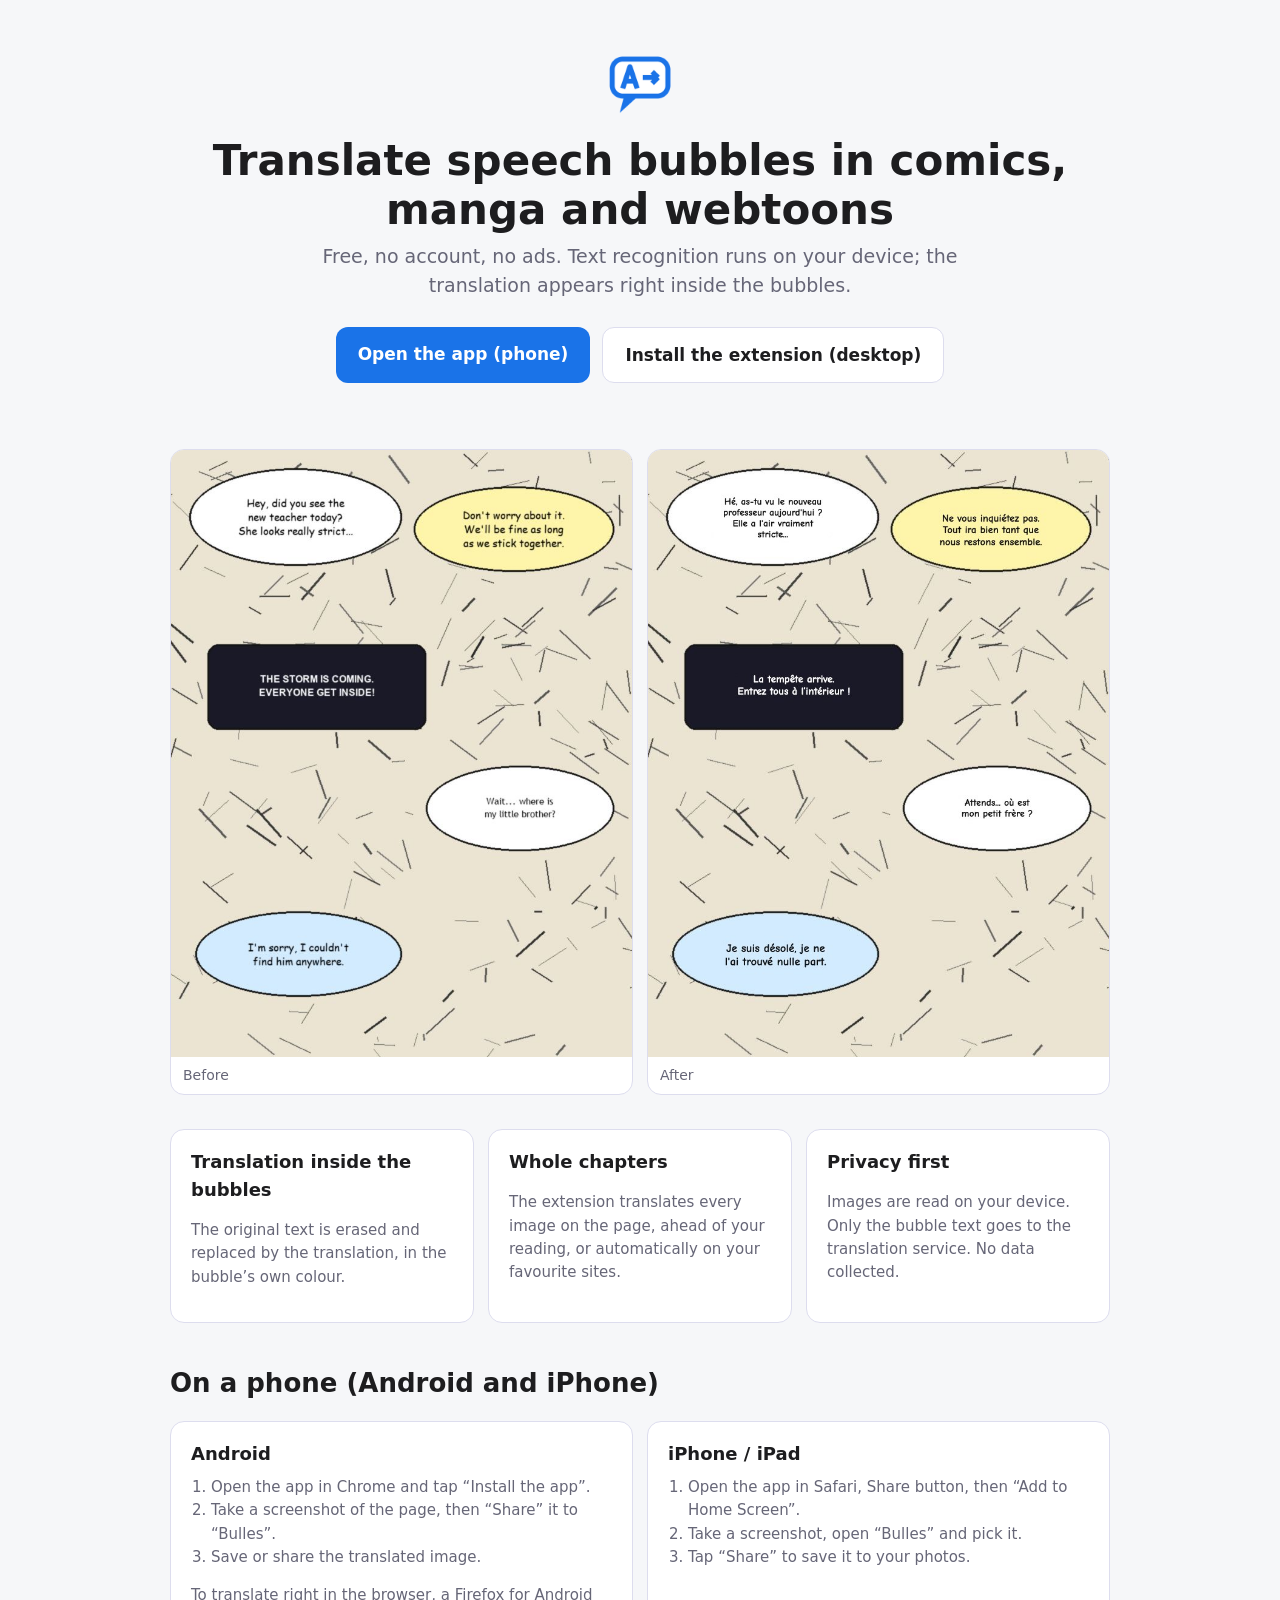
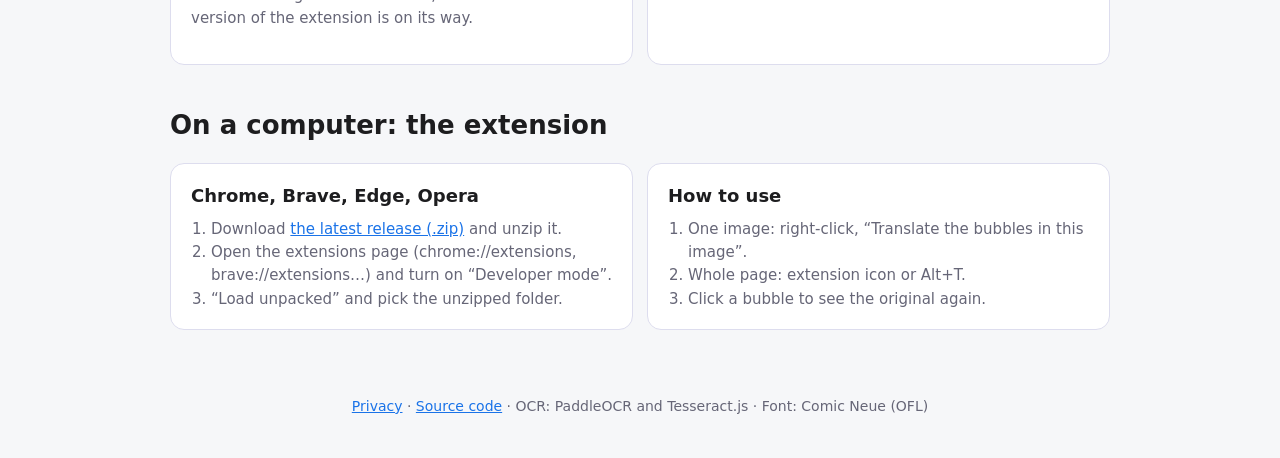
<file: index.html>
<!DOCTYPE html>
<html lang="fr">
<head>
<meta charset="utf-8">
<meta name="viewport" content="width=device-width, initial-scale=1">
<title>Traducteur de bulles : traduis BD, manga et webtoons gratuitement</title>
<meta name="description" content="Traduis gratuitement le texte des bulles de BD, manga et webtoons, sur ordinateur (extension) et sur téléphone (application web). Sans compte, sans pub.">
<meta property="og:title" content="Traducteur de bulles">
<meta property="og:description" content="Traduis gratuitement les bulles de BD, manga et webtoons. Ordinateur et téléphone.">
<meta property="og:image" content="https://no6b.github.io/traducteur-bulles/assets/demo-apres.jpg">
<link rel="icon" href="app/icon-192.png">
<style>
  :root { color-scheme: light dark; --accent: #1a73e8; --bg: #f6f7f9; --card: #fff; --text: #1d1d1f; --muted: #667; --line: #dde; }
  @media (prefers-color-scheme: dark) { :root { --bg: #121316; --card: #1d1f23; --text: #eceef1; --muted: #9aa; --line: #2e3137; } }
  * { box-sizing: border-box; }
  body { margin: 0; background: var(--bg); color: var(--text); font: 17px/1.55 system-ui, -apple-system, "Segoe UI", Roboto, sans-serif; }
  .wrap { max-width: 980px; margin: 0 auto; padding: 0 20px; }
  header { padding: 48px 0 24px; text-align: center; }
  header img { width: 72px; height: 72px; }
  h1 { font-size: clamp(28px, 5vw, 42px); margin: 10px 0 8px; line-height: 1.15; }
  .lead { color: var(--muted); font-size: 19px; max-width: 640px; margin: 0 auto; }
  .ctas { display: flex; gap: 12px; justify-content: center; flex-wrap: wrap; margin: 26px 0 8px; }
  .btn { display: inline-block; padding: 14px 22px; border-radius: 12px; font-weight: 600; text-decoration: none; }
  .btn.primary { background: var(--accent); color: #fff; }
  .btn.secondary { background: var(--card); color: var(--text); border: 1px solid var(--line); }
  .demo { display: grid; grid-template-columns: 1fr 1fr; gap: 14px; margin: 34px 0; }
  .demo figure { margin: 0; background: var(--card); border: 1px solid var(--line); border-radius: 14px; overflow: hidden; }
  .demo img { display: block; width: 100%; height: auto; }
  .demo figcaption { padding: 8px 12px; font-size: 14px; color: var(--muted); }
  @media (max-width: 620px) { .demo { grid-template-columns: 1fr; } }
  .grid { display: grid; grid-template-columns: repeat(auto-fit, minmax(260px, 1fr)); gap: 14px; margin: 18px 0 36px; }
  .card { background: var(--card); border: 1px solid var(--line); border-radius: 14px; padding: 18px 20px; }
  .card h3 { margin: 0 0 6px; font-size: 18px; }
  .card p, .card li { color: var(--muted); font-size: 15px; }
  .card ol { padding-left: 20px; margin: 8px 0 0; }
  h2 { font-size: 26px; margin: 40px 0 6px; }
  code { background: rgba(127,127,127,.15); padding: 1px 5px; border-radius: 5px; font-size: 14px; }
  footer { color: var(--muted); font-size: 14px; text-align: center; padding: 30px 0 40px; }
  footer a, .card a { color: var(--accent); }
</style>
</head>
<body>
<div class="wrap">
  <header>
    <img src="app/icon-192.png" alt="">
    <h1 data-t="h1">Traduis les bulles de BD, manga et webtoons</h1>
    <p class="lead" data-t="lead">Gratuit, sans compte et sans pub. La lecture du texte se fait sur ton appareil ; la traduction s'affiche directement dans les bulles.</p>
    <div class="ctas">
      <a class="btn primary" href="app/" data-t="ctaApp">Ouvrir l'application (téléphone)</a>
      <a class="btn secondary" href="#extension" data-t="ctaExt">Installer l'extension (ordinateur)</a>
    </div>
  </header>

  <section class="demo">
    <figure><img src="assets/demo-avant.jpg" alt="Page originale en anglais" loading="lazy"><figcaption data-t="before">Avant</figcaption></figure>
    <figure><img src="assets/demo-apres.jpg" alt="Même page traduite en français" loading="lazy"><figcaption data-t="after">Après</figcaption></figure>
  </section>

  <div class="grid">
    <div class="card"><h3 data-t="f1t">Traduction dans les bulles</h3><p data-t="f1">Le texte d'origine est effacé et remplacé par la traduction, à la couleur de la bulle.</p></div>
    <div class="card"><h3 data-t="f2t">Chapitres entiers</h3><p data-t="f2">L'extension traduit toutes les images de la page, en avance pendant que tu lis, ou automatiquement sur tes sites préférés.</p></div>
    <div class="card"><h3 data-t="f3t">Respect de la vie privée</h3><p data-t="f3">Les images sont lues sur ton appareil. Seul le texte des bulles part au service de traduction. Aucune donnée collectée.</p></div>
  </div>

  <h2 id="phone" data-t="phoneTitle">Sur téléphone (Android et iPhone)</h2>
  <div class="grid">
    <div class="card"><h3>Android</h3><ol>
      <li data-t="and1">Ouvre l'application avec Chrome et appuie sur « Installer l'application ».</li>
      <li data-t="and2">Fais une capture d'écran de la page à traduire, puis « Partager » vers « Bulles ».</li>
      <li data-t="and3">Enregistre ou partage l'image traduite.</li>
    </ol><p data-t="andFx">Pour traduire directement dans le navigateur, une version de l'extension pour Firefox Android est en préparation.</p></div>
    <div class="card"><h3>iPhone / iPad</h3><ol>
      <li data-t="ios1">Ouvre l'application dans Safari, bouton Partager, puis « Sur l'écran d'accueil ».</li>
      <li data-t="ios2">Fais une capture d'écran, ouvre « Bulles » et choisis la capture.</li>
      <li data-t="ios3">Appuie sur « Partager » pour l'enregistrer dans tes photos.</li>
    </ol></div>
  </div>

  <h2 id="extension" data-t="extTitle">Sur ordinateur : l'extension</h2>
  <div class="grid">
    <div class="card"><h3>Chrome, Brave, Edge, Opera</h3><ol>
      <li><span data-t="ext1">Télécharge le fichier</span> <a href="https://github.com/NO6B/traducteur-bulles/releases/latest" data-t="extZip">de la dernière version (.zip)</a><span data-t="ext1b"> et décompresse-le.</span></li>
      <li data-t="ext2">Ouvre la page des extensions (chrome://extensions, brave://extensions…) et active le « Mode développeur ».</li>
      <li data-t="ext3">« Charger l'extension non empaquetée » et choisis le dossier décompressé.</li>
    </ol></div>
    <div class="card"><h3 data-t="useTitle">Utilisation</h3><ol>
      <li data-t="use1">Une image : clic droit, « Traduire les bulles de cette image ».</li>
      <li data-t="use2">Toute la page : icône de l'extension ou Alt+T.</li>
      <li data-t="use3">Clique sur une bulle pour revoir l'original.</li>
    </ol></div>
  </div>

  <footer>
    <a href="privacy.html" data-t="privacy">Confidentialité</a> ·
    <a href="https://github.com/NO6B/traducteur-bulles" data-t="source">Code source</a> ·
    <span data-t="credits">OCR : PaddleOCR et Tesseract.js · Police : Comic Neue (OFL)</span>
  </footer>
</div>
<script>
// Version anglaise si le navigateur n'est pas en français.
if (!navigator.language.toLowerCase().startsWith('fr')) {
  const EN = {
    h1: 'Translate speech bubbles in comics, manga and webtoons',
    lead: 'Free, no account, no ads. Text recognition runs on your device; the translation appears right inside the bubbles.',
    ctaApp: 'Open the app (phone)', ctaExt: 'Install the extension (desktop)', before: 'Before', after: 'After',
    f1t: 'Translation inside the bubbles', f1: 'The original text is erased and replaced by the translation, in the bubble’s own colour.',
    f2t: 'Whole chapters', f2: 'The extension translates every image on the page, ahead of your reading, or automatically on your favourite sites.',
    f3t: 'Privacy first', f3: 'Images are read on your device. Only the bubble text goes to the translation service. No data collected.',
    phoneTitle: 'On a phone (Android and iPhone)',
    and1: 'Open the app in Chrome and tap “Install the app”.', and2: 'Take a screenshot of the page, then “Share” it to “Bulles”.',
    and3: 'Save or share the translated image.', andFx: 'To translate right in the browser, a Firefox for Android version of the extension is on its way.',
    ios1: 'Open the app in Safari, Share button, then “Add to Home Screen”.', ios2: 'Take a screenshot, open “Bulles” and pick it.',
    ios3: 'Tap “Share” to save it to your photos.',
    extTitle: 'On a computer: the extension', ext1: 'Download', extZip: 'the latest release (.zip)', ext1b: ' and unzip it.',
    ext2: 'Open the extensions page (chrome://extensions, brave://extensions…) and turn on “Developer mode”.',
    ext3: '“Load unpacked” and pick the unzipped folder.', useTitle: 'How to use',
    use1: 'One image: right-click, “Translate the bubbles in this image”.', use2: 'Whole page: extension icon or Alt+T.',
    use3: 'Click a bubble to see the original again.', privacy: 'Privacy', source: 'Source code',
    credits: 'OCR: PaddleOCR and Tesseract.js · Font: Comic Neue (OFL)',
  };
  document.documentElement.lang = 'en';
  document.title = 'Bubble Translator: translate comics, manga and webtoons for free';
  for (const el of document.querySelectorAll('[data-t]')) if (EN[el.dataset.t]) el.textContent = EN[el.dataset.t];
}
</script>
</body>
</html>
</file>
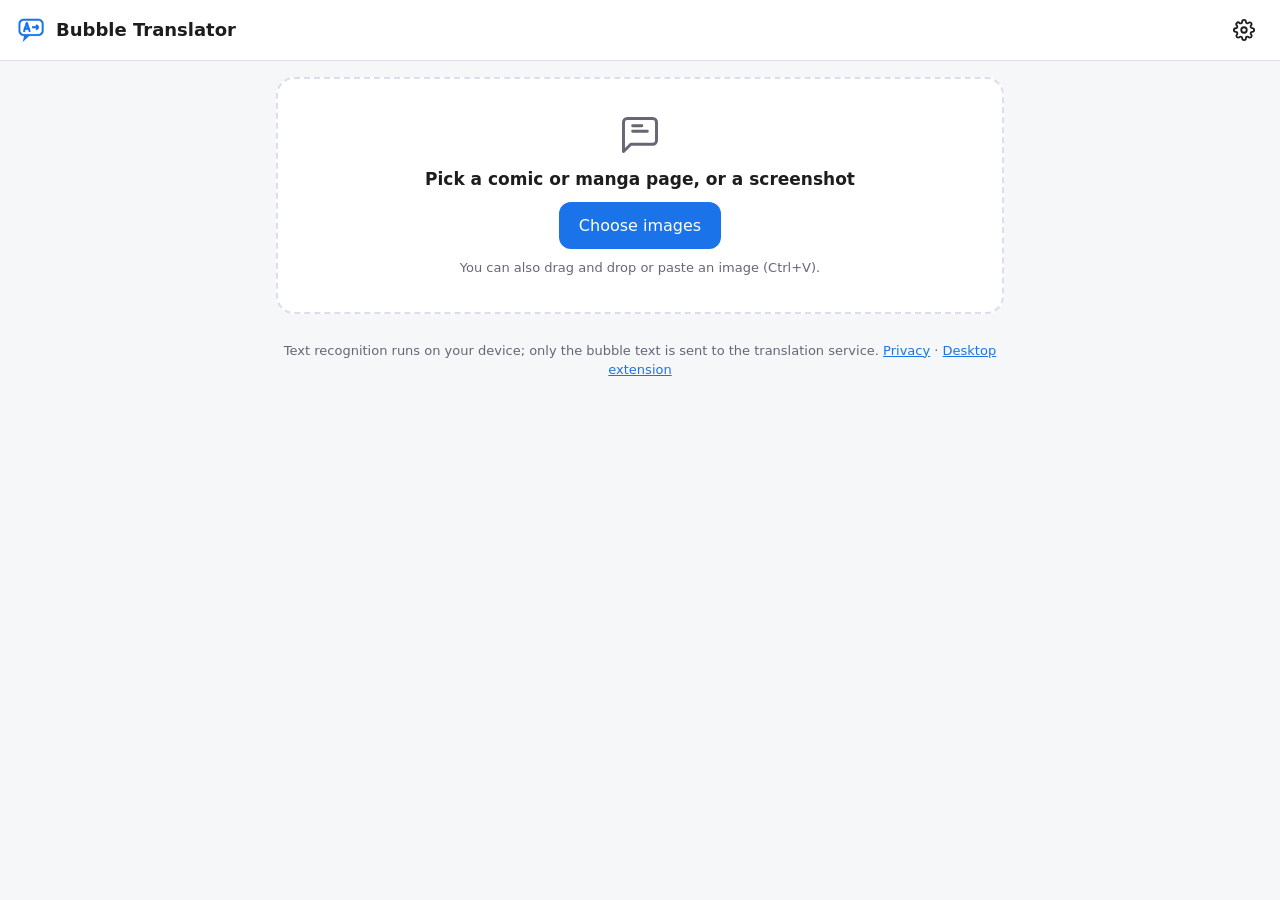
<file: app/index.html>
<!DOCTYPE html>
<html lang="fr">
<head>
<meta charset="utf-8">
<meta name="viewport" content="width=device-width, initial-scale=1, viewport-fit=cover">
<title>Traducteur de bulles</title>
<meta name="description" content="Traduis gratuitement le texte des bulles de BD, manga et webtoons à partir d'une image ou d'une capture d'écran.">
<meta name="theme-color" content="#1a73e8">
<link rel="manifest" href="manifest.webmanifest">
<link rel="icon" href="icon-192.png">
<link rel="apple-touch-icon" href="icon-192.png">
<meta name="apple-mobile-web-app-capable" content="yes">
<meta name="apple-mobile-web-app-title" content="Bulles">
<link rel="stylesheet" href="app.css">
</head>
<body>
<header>
  <img src="icon-192.png" alt="" class="logo">
  <h1 data-t="title">Traducteur de bulles</h1>
  <button id="settingsBtn" class="icon-btn" aria-label="Réglages" data-t-aria="settings">
    <svg viewBox="0 0 24 24" width="22" height="22" fill="none" stroke="currentColor" stroke-width="2" stroke-linecap="round" stroke-linejoin="round"><circle cx="12" cy="12" r="3"/><path d="M19.4 15a1.65 1.65 0 0 0 .33 1.82l.06.06a2 2 0 1 1-2.83 2.83l-.06-.06a1.65 1.65 0 0 0-1.82-.33 1.65 1.65 0 0 0-1 1.51V21a2 2 0 1 1-4 0v-.09A1.65 1.65 0 0 0 9 19.4a1.65 1.65 0 0 0-1.82.33l-.06.06a2 2 0 1 1-2.83-2.83l.06-.06a1.65 1.65 0 0 0 .33-1.82 1.65 1.65 0 0 0-1.51-1H3a2 2 0 1 1 0-4h.09A1.65 1.65 0 0 0 4.6 9a1.65 1.65 0 0 0-.33-1.82l-.06-.06a2 2 0 1 1 2.83-2.83l.06.06a1.65 1.65 0 0 0 1.82.33H9a1.65 1.65 0 0 0 1-1.51V3a2 2 0 1 1 4 0v.09a1.65 1.65 0 0 0 1 1.51 1.65 1.65 0 0 0 1.82-.33l.06-.06a2 2 0 1 1 2.83 2.83l-.06.06a1.65 1.65 0 0 0-.33 1.82V9a1.65 1.65 0 0 0 1.51 1H21a2 2 0 1 1 0 4h-.09a1.65 1.65 0 0 0-1.51 1z"/></svg>
  </button>
</header>

<main>
  <section id="settings" hidden>
    <label><span data-t="ocrLang">Langue du texte dans l'image</span>
      <select id="ocrLang">
        <option value="eng" data-t="langEng">Anglais</option>
        <option value="jpn_vert" data-t="langJpnVert">Japonais (vertical, manga)</option>
        <option value="jpn" data-t="langJpn">Japonais (horizontal)</option>
        <option value="kor" data-t="langKor">Coréen (webtoon)</option>
        <option value="chi_sim" data-t="langChiSim">Chinois simplifié (manhua)</option>
        <option value="chi_tra" data-t="langChiTra">Chinois traditionnel</option>
        <option value="fra" data-t="langFra">Français</option>
        <option value="spa" data-t="langSpa">Espagnol</option>
        <option value="deu" data-t="langDeu">Allemand</option>
        <option value="ita" data-t="langIta">Italien</option>
        <option value="por" data-t="langPor">Portugais</option>
        <option value="rus" data-t="langRus">Russe</option>
      </select>
    </label>
    <label><span data-t="target">Traduire en</span>
      <select id="targetLang">
        <option value="fr" data-t="tgtFr">Français</option>
        <option value="en" data-t="tgtEn">Anglais</option>
        <option value="es" data-t="tgtEs">Espagnol</option>
        <option value="de" data-t="tgtDe">Allemand</option>
        <option value="it" data-t="tgtIt">Italien</option>
        <option value="pt" data-t="tgtPt">Portugais</option>
        <option value="ar" data-t="tgtAr">Arabe</option>
        <option value="ru" data-t="tgtRu">Russe</option>
        <option value="tr" data-t="tgtTr">Turc</option>
        <option value="id" data-t="tgtId">Indonésien</option>
        <option value="vi" data-t="tgtVi">Vietnamien</option>
        <option value="ja" data-t="tgtJa">Japonais</option>
        <option value="ko" data-t="tgtKo">Coréen</option>
      </select>
    </label>
    <label><span data-t="ocrEngine">Moteur de lecture</span>
      <select id="ocrEngine">
        <option value="paddle" data-t="ocrPaddle">PaddleOCR (recommandé)</option>
        <option value="tesseract" data-t="ocrTesseract">Tesseract (plus léger)</option>
      </select>
    </label>
    <label><span data-t="precision">Précision de lecture</span>
      <select id="precise">
        <option value="true" data-t="precPrecise">Précise (recommandé)</option>
        <option value="false" data-t="precFast">Rapide</option>
      </select>
    </label>
    <label><span data-t="engine">Service de traduction (gratuit)</span>
      <select id="engine">
        <option value="google">Google Traduction</option>
        <option value="mymemory">MyMemory</option>
      </select>
    </label>
  </section>

  <section id="drop" class="drop">
    <svg viewBox="0 0 24 24" width="44" height="44" fill="none" stroke="currentColor" stroke-width="1.6" stroke-linecap="round" stroke-linejoin="round"><path d="M21 15a2 2 0 0 1-2 2H7l-4 4V5a2 2 0 0 1 2-2h14a2 2 0 0 1 2 2z"/><path d="M8 10h8M8 7h5"/></svg>
    <p class="big" data-t="dropTitle">Choisis une page de BD, de manga ou une capture d'écran</p>
    <label class="btn primary">
      <input id="file" type="file" accept="image/*" multiple hidden>
      <span data-t="pick">Choisir des images</span>
    </label>
    <p class="hint" data-t="dropHint">Tu peux aussi glisser-déposer ou coller une image (Ctrl+V).</p>
  </section>

  <div id="toolbar" hidden>
    <button id="saveAll" class="btn secondary" data-t="saveAll">Tout enregistrer</button>
    <button id="clearAll" class="btn secondary" data-t="clearAll">Tout effacer</button>
  </div>
  <section id="list"></section>

  <section id="install" class="note" hidden>
    <p id="installText"></p>
    <button id="installBtn" class="btn primary" hidden data-t="install">Installer l'application</button>
  </section>

  <p class="foot">
    <span data-t="privacy">La lecture du texte se fait sur ton appareil ; seul le texte des bulles est envoyé au service de traduction.</span>
    <a href="../privacy.html" data-t="privacyLink">Confidentialité</a> ·
    <a href="../" data-t="home">Extension pour ordinateur</a>
  </p>
</main>

<template id="card">
  <article class="card">
    <div class="frame"><canvas></canvas><div class="badge"></div>
      <button class="icon-btn remove" aria-label="Retirer">
        <svg viewBox="0 0 24 24" width="18" height="18" fill="none" stroke="currentColor" stroke-width="2" stroke-linecap="round"><path d="M18 6 6 18M6 6l12 12"/></svg>
      </button>
    </div>
    <div class="row">
      <span class="status"></span>
      <button class="btn small secondary toggle" hidden></button>
      <button class="btn small primary save" hidden></button>
      <button class="btn small secondary retry" hidden></button>
    </div>
  </article>
</template>

<script src="../lib/tesseract.min.js"></script>
<script src="../lib/ort/ort.wasm.min.js"></script>
<script src="../engine/ocr.js"></script>
<script src="../engine/paddle.js"></script>
<script src="../engine/router.js"></script>
<script src="../engine/translate.js"></script>
<script src="../engine/render.js"></script>
<script src="app.js"></script>
</body>
</html>
</file>
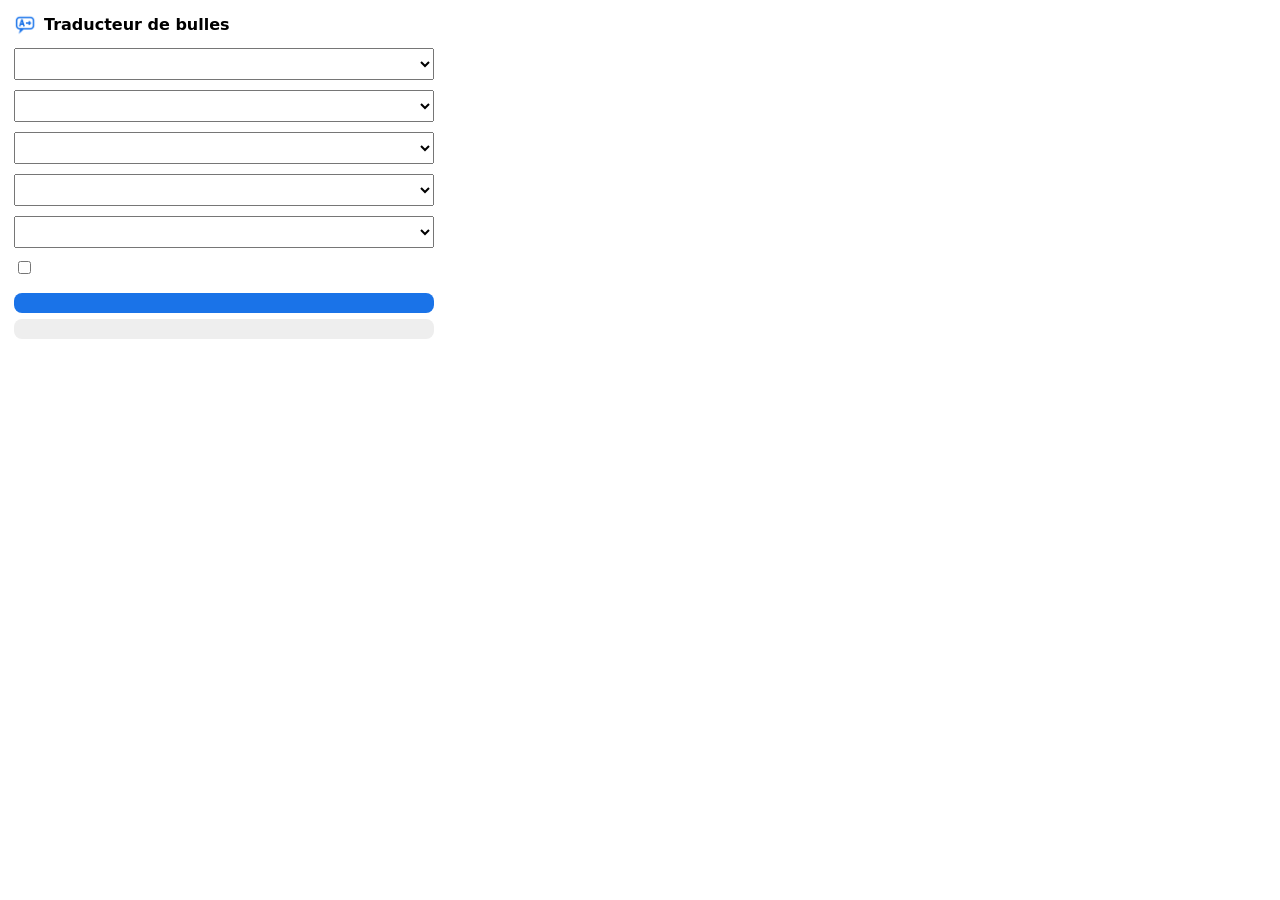
<file: popup.html>
<!DOCTYPE html>
<html>
<head>
<meta charset="utf-8">
<meta name="viewport" content="width=device-width, initial-scale=1">
<title>Traducteur de bulles</title>
<style>
  :root { color-scheme: light dark; --accent: #1a73e8; --muted: #666; --bg2: #eee; }
  @media (prefers-color-scheme: dark) { :root { --muted: #aaa; --bg2: #333; } }
  body { min-width: 290px; max-width: 420px; margin: 0; padding: 14px; font: 14px/1.4 system-ui, sans-serif; }
  h1 { font-size: 16px; margin: 0 0 12px; display: flex; align-items: center; gap: 8px; }
  h1 img { width: 22px; height: 22px; }
  label { display: block; margin: 0 0 10px; font-weight: 600; }
  select { display: block; width: 100%; margin-top: 4px; padding: 6px; font: inherit; font-weight: 400; }
  button { width: 100%; padding: 10px; margin-top: 6px; font: inherit; font-weight: 600; border: 0; border-radius: 8px; cursor: pointer; }
  .primary { background: var(--accent); color: #fff; }
  .secondary { background: var(--bg2); color: inherit; }
  #grant { background: #d93025; color: #fff; }
  p { margin: 12px 0 0; color: var(--muted); font-size: 12px; }
  #msg { color: #d93025; }
  label.check { display: flex; gap: 8px; align-items: center; font-weight: 400; }
  #host { font-weight: 600; word-break: break-all; }
  a { color: var(--accent); cursor: pointer; }
</style>
</head>
<body>
  <h1><img src="icons/icon48.png" alt=""><span data-i18n="extName">Traducteur de bulles</span></h1>
  <button id="grant" hidden data-i18n="popupGrant"></button>
  <label><span data-i18n="popupOcrLang"></span>
    <select id="ocrLang">
      <option value="auto" data-i18n="langAuto"></option>
      <option value="eng" data-i18n="langEng"></option>
      <option value="jpn_vert" data-i18n="langJpnVert"></option>
      <option value="jpn" data-i18n="langJpn"></option>
      <option value="kor" data-i18n="langKor"></option>
      <option value="chi_sim" data-i18n="langChiSim"></option>
      <option value="chi_tra" data-i18n="langChiTra"></option>
      <option value="fra" data-i18n="langFra"></option>
      <option value="spa" data-i18n="langSpa"></option>
      <option value="deu" data-i18n="langDeu"></option>
      <option value="ita" data-i18n="langIta"></option>
      <option value="por" data-i18n="langPor"></option>
      <option value="rus" data-i18n="langRus"></option>
    </select>
  </label>
  <label><span data-i18n="popupTarget"></span>
    <select id="targetLang">
      <option value="fr" data-i18n="tgtFr"></option>
      <option value="en" data-i18n="tgtEn"></option>
      <option value="es" data-i18n="tgtEs"></option>
      <option value="de" data-i18n="tgtDe"></option>
      <option value="it" data-i18n="tgtIt"></option>
      <option value="pt" data-i18n="tgtPt"></option>
      <option value="ar" data-i18n="tgtAr"></option>
      <option value="ru" data-i18n="tgtRu"></option>
      <option value="tr" data-i18n="tgtTr"></option>
      <option value="id" data-i18n="tgtId"></option>
      <option value="vi" data-i18n="tgtVi"></option>
      <option value="ja" data-i18n="tgtJa"></option>
      <option value="ko" data-i18n="tgtKo"></option>
    </select>
  </label>
  <label><span data-i18n="popupEngine"></span>
    <select id="engine">
      <option value="google" data-i18n="engGoogle"></option>
      <option value="mymemory" data-i18n="engMyMemory"></option>
    </select>
  </label>
  <label><span data-i18n="popupOcrEngine"></span>
    <select id="ocrEngine">
      <option value="paddle" data-i18n="ocrPaddle"></option>
      <option value="tesseract" data-i18n="ocrTesseract"></option>
    </select>
  </label>
  <label><span data-i18n="popupPrecision"></span>
    <select id="precise">
      <option value="true" data-i18n="precPrecise"></option>
      <option value="false" data-i18n="precFast"></option>
    </select>
  </label>
  <label class="check"><input type="checkbox" id="autoSite">
    <span><span data-i18n="popupAutoSite"></span> <span id="host" data-i18n="popupThisSite"></span></span></label>
  <button id="page" class="primary" data-i18n="popupTranslatePage"></button>
  <button id="clear" class="secondary" data-i18n="popupClear"></button>
  <p id="msg"></p>
  <p data-i18n="popupHint"></p>
  <p><span data-i18n="popupHintCache"></span> <a id="clearCache" data-i18n="popupClearCache"></a></p>
  <p><a id="app" href="https://no6b.github.io/traducteur-bulles/app/" target="_blank" data-i18n="popupApp"></a></p>
  <script src="i18n.js"></script>
  <script src="popup.js"></script>
</body>
</html>
</file>
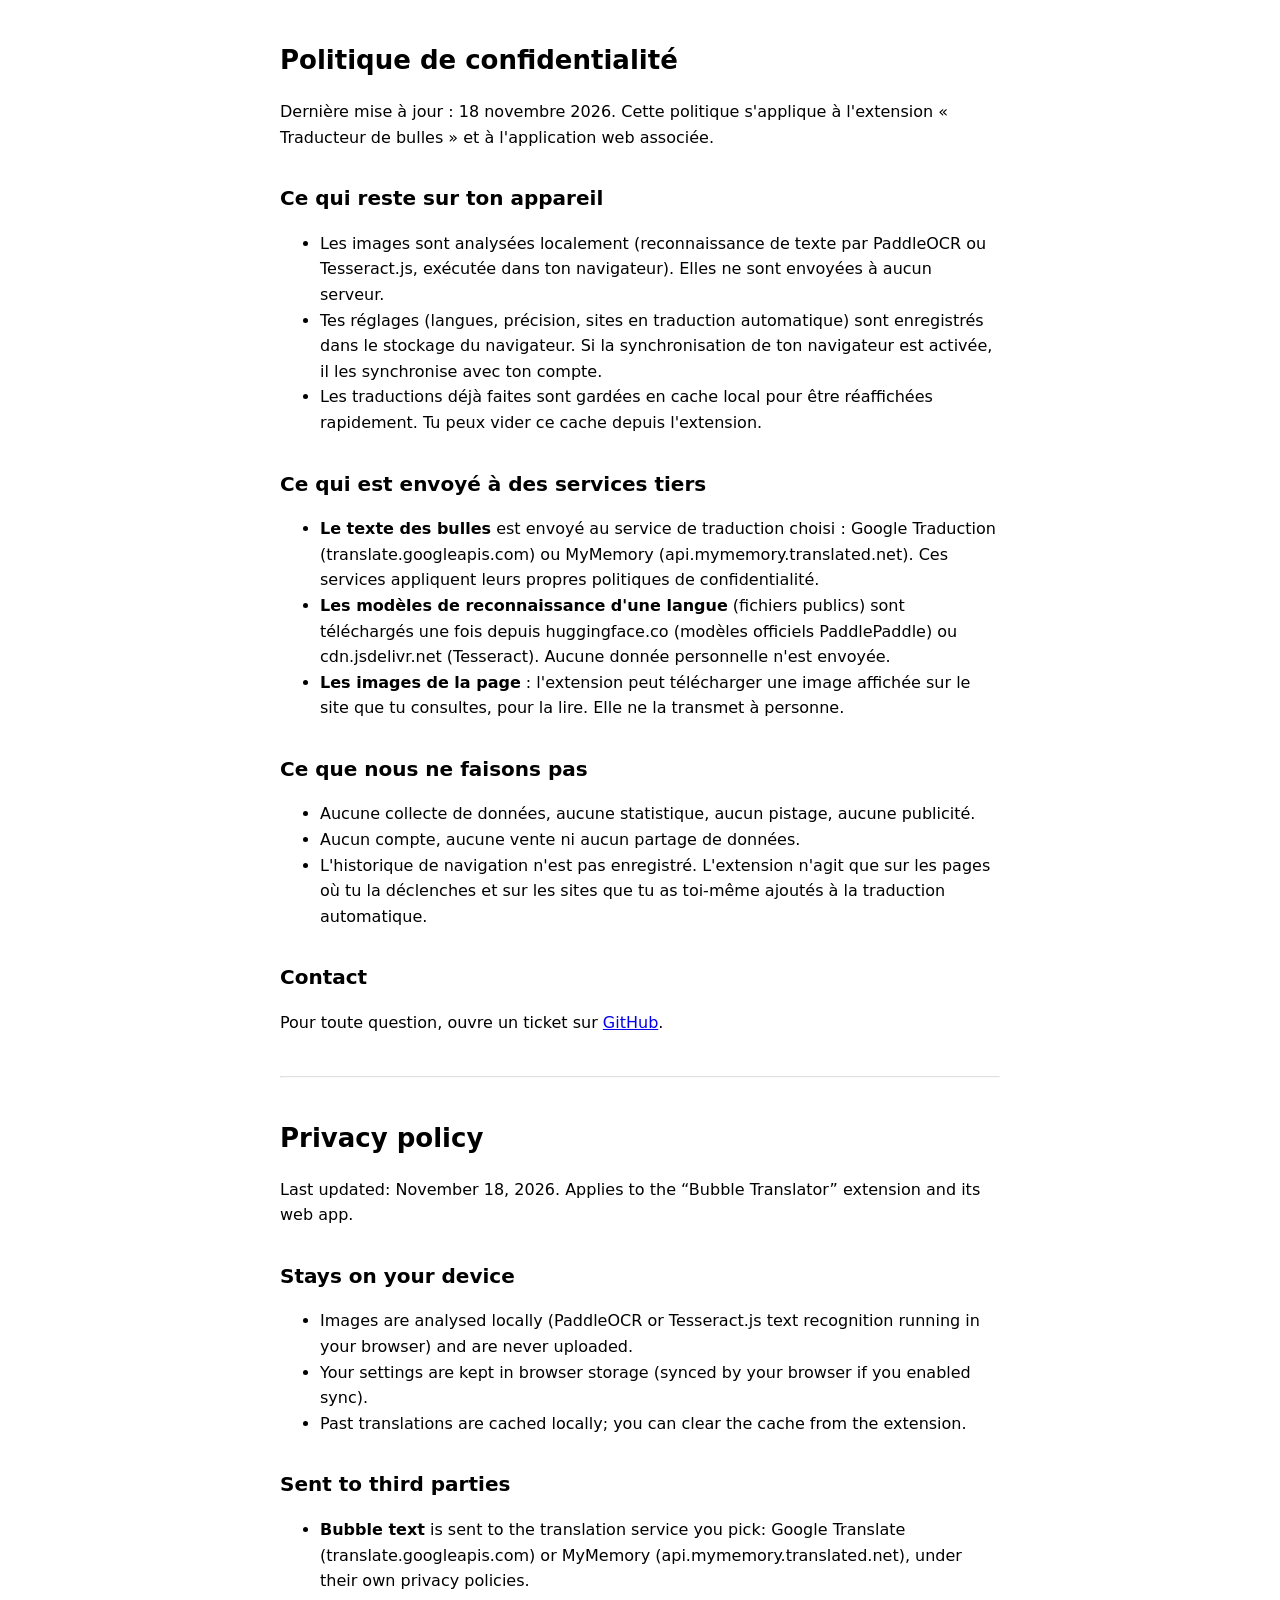
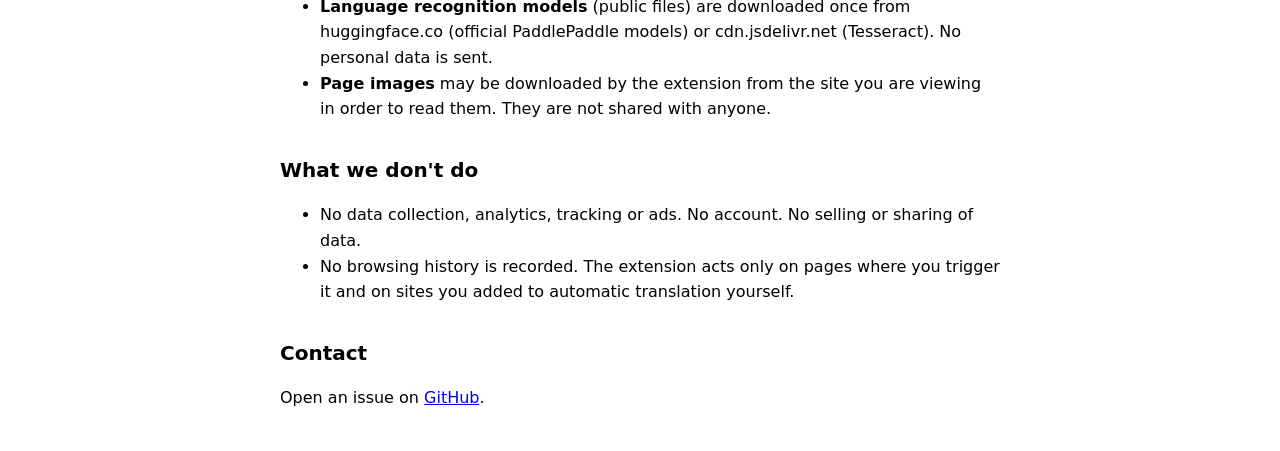
<file: privacy.html>
<!DOCTYPE html>
<html lang="fr">
<head>
<meta charset="utf-8">
<meta name="viewport" content="width=device-width, initial-scale=1">
<title>Politique de confidentialité / Privacy policy : Traducteur de bulles</title>
<style>
  :root { color-scheme: light dark; }
  body { max-width: 720px; margin: 40px auto; padding: 0 20px; font: 16px/1.6 system-ui, sans-serif; }
  h1 { font-size: 26px; } h2 { font-size: 20px; margin-top: 32px; }
  hr { margin: 40px 0; opacity: .3; }
</style>
</head>
<body>
<h1>Politique de confidentialité</h1>
<p>Dernière mise à jour : 18 novembre 2026. Cette politique s'applique à l'extension « Traducteur de bulles » et à l'application web associée.</p>

<h2>Ce qui reste sur ton appareil</h2>
<ul>
  <li>Les images sont analysées localement (reconnaissance de texte par PaddleOCR ou Tesseract.js, exécutée dans ton navigateur). Elles ne sont envoyées à aucun serveur.</li>
  <li>Tes réglages (langues, précision, sites en traduction automatique) sont enregistrés dans le stockage du navigateur. Si la synchronisation de ton navigateur est activée, il les synchronise avec ton compte.</li>
  <li>Les traductions déjà faites sont gardées en cache local pour être réaffichées rapidement. Tu peux vider ce cache depuis l'extension.</li>
</ul>

<h2>Ce qui est envoyé à des services tiers</h2>
<ul>
  <li><strong>Le texte des bulles</strong> est envoyé au service de traduction choisi : Google Traduction (translate.googleapis.com) ou MyMemory (api.mymemory.translated.net). Ces services appliquent leurs propres politiques de confidentialité.</li>
  <li><strong>Les modèles de reconnaissance d'une langue</strong> (fichiers publics) sont téléchargés une fois depuis huggingface.co (modèles officiels PaddlePaddle) ou cdn.jsdelivr.net (Tesseract). Aucune donnée personnelle n'est envoyée.</li>
  <li><strong>Les images de la page</strong> : l'extension peut télécharger une image affichée sur le site que tu consultes, pour la lire. Elle ne la transmet à personne.</li>
</ul>

<h2>Ce que nous ne faisons pas</h2>
<ul>
  <li>Aucune collecte de données, aucune statistique, aucun pistage, aucune publicité.</li>
  <li>Aucun compte, aucune vente ni aucun partage de données.</li>
  <li>L'historique de navigation n'est pas enregistré. L'extension n'agit que sur les pages où tu la déclenches et sur les sites que tu as toi-même ajoutés à la traduction automatique.</li>
</ul>

<h2>Contact</h2>
<p>Pour toute question, ouvre un ticket sur <a href="https://github.com/NO6B/traducteur-bulles/issues">GitHub</a>.</p>

<hr>

<h1>Privacy policy</h1>
<p>Last updated: November 18, 2026. Applies to the “Bubble Translator” extension and its web app.</p>
<h2>Stays on your device</h2>
<ul>
  <li>Images are analysed locally (PaddleOCR or Tesseract.js text recognition running in your browser) and are never uploaded.</li>
  <li>Your settings are kept in browser storage (synced by your browser if you enabled sync).</li>
  <li>Past translations are cached locally; you can clear the cache from the extension.</li>
</ul>
<h2>Sent to third parties</h2>
<ul>
  <li><strong>Bubble text</strong> is sent to the translation service you pick: Google Translate (translate.googleapis.com) or MyMemory (api.mymemory.translated.net), under their own privacy policies.</li>
  <li><strong>Language recognition models</strong> (public files) are downloaded once from huggingface.co (official PaddlePaddle models) or cdn.jsdelivr.net (Tesseract). No personal data is sent.</li>
  <li><strong>Page images</strong> may be downloaded by the extension from the site you are viewing in order to read them. They are not shared with anyone.</li>
</ul>
<h2>What we don't do</h2>
<ul>
  <li>No data collection, analytics, tracking or ads. No account. No selling or sharing of data.</li>
  <li>No browsing history is recorded. The extension acts only on pages where you trigger it and on sites you added to automatic translation yourself.</li>
</ul>
<h2>Contact</h2>
<p>Open an issue on <a href="https://github.com/NO6B/traducteur-bulles/issues">GitHub</a>.</p>
</body>
</html>
</file>
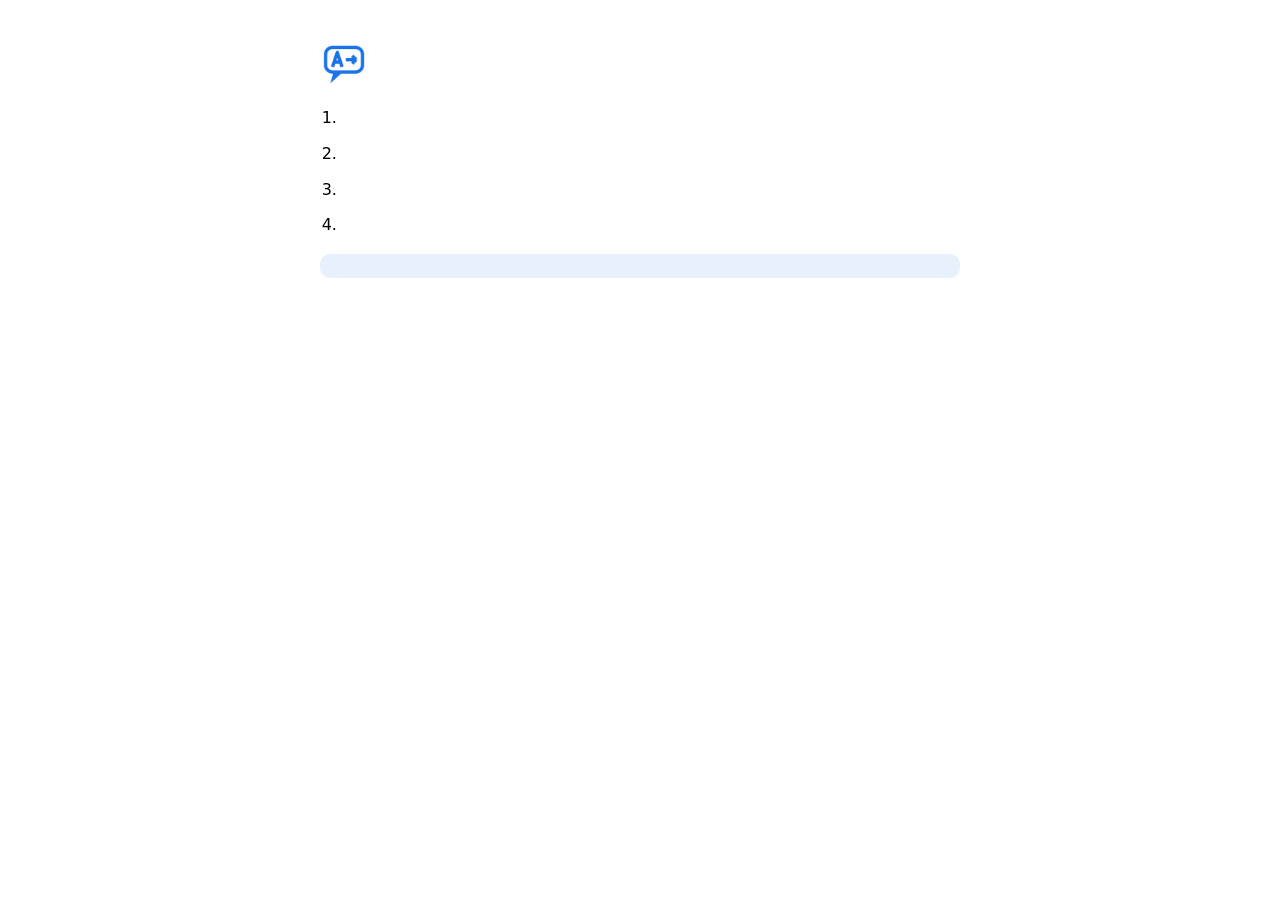
<file: welcome.html>
<!DOCTYPE html>
<html>
<head>
<meta charset="utf-8">
<meta name="viewport" content="width=device-width, initial-scale=1">
<title>Traducteur de bulles</title>
<style>
  :root { color-scheme: light dark; }
  body { max-width: 640px; margin: 40px auto; padding: 0 20px; font: 16px/1.6 system-ui, sans-serif; }
  h1 { display: flex; align-items: center; gap: 12px; font-size: 26px; }
  h1 img { width: 48px; height: 48px; }
  ol { padding-left: 22px; }
  li { margin: 10px 0; }
  .note { padding: 12px 16px; border-radius: 10px; background: rgba(26,115,232,.1); margin: 16px 0; }
  .muted { opacity: .75; font-size: 14px; }
</style>
</head>
<body>
  <h1><img src="icons/icon128.png" alt=""><span data-i18n="welcomeTitle"></span></h1>
  <p data-i18n="welcomeIntro"></p>
  <ol>
    <li data-i18n="welcomeStep1"></li>
    <li data-i18n="welcomeStep2"></li>
    <li data-i18n="welcomeStep3"></li>
    <li data-i18n="welcomeStep4"></li>
  </ol>
  <p class="note" data-i18n="welcomeTip"></p>
  <p class="muted" data-i18n="welcomePrivacy"></p>
  <script src="i18n.js"></script>
</body>
</html>
</file>
<file: app/app.css>
:root {
  color-scheme: light dark;
  --accent: #1a73e8;
  --bg: #f6f7f9;
  --card: #fff;
  --text: #1d1d1f;
  --muted: #667;
  --line: #dde;
  --soft: #eceff3;
}
@media (prefers-color-scheme: dark) {
  :root { --bg: #121316; --card: #1d1f23; --text: #eceef1; --muted: #9aa; --line: #2e3137; --soft: #2a2d33; }
}
* { box-sizing: border-box; }
body {
  margin: 0; background: var(--bg); color: var(--text);
  font: 16px/1.45 system-ui, -apple-system, "Segoe UI", Roboto, sans-serif;
  padding-bottom: env(safe-area-inset-bottom);
}
header {
  position: sticky; top: 0; z-index: 5; display: flex; align-items: center; gap: 10px;
  padding: calc(10px + env(safe-area-inset-top)) 16px 10px; background: var(--card);
  border-bottom: 1px solid var(--line);
}
header h1 { font-size: 18px; margin: 0; flex: 1; }
.logo { width: 30px; height: 30px; }
main { max-width: 760px; margin: 0 auto; padding: 16px; }

.icon-btn {
  all: unset; cursor: pointer; display: grid; place-items: center; width: 40px; height: 40px;
  border-radius: 50%; color: var(--text);
}
.icon-btn:hover, .icon-btn:focus-visible { background: var(--soft); }

.btn {
  display: inline-flex; align-items: center; justify-content: center; gap: 6px; border: 0; cursor: pointer;
  padding: 12px 20px; border-radius: 12px; font: 600 16px/1.2 inherit; font-family: inherit; text-decoration: none;
}
.btn.primary { background: var(--accent); color: #fff; }
.btn.secondary { background: var(--soft); color: var(--text); }
.btn.small { padding: 8px 12px; font-size: 14px; border-radius: 10px; }
.btn[hidden] { display: none; }

#settings[hidden] { display: none; }
#settings {
  background: var(--card); border: 1px solid var(--line); border-radius: 14px; padding: 14px; margin-bottom: 16px;
  display: grid; gap: 12px;
}
#settings label { display: grid; gap: 4px; font-weight: 600; font-size: 14px; }
#settings select { font: 400 16px inherit; font-family: inherit; padding: 10px; border-radius: 10px; border: 1px solid var(--line); background: var(--bg); color: var(--text); }

.drop {
  display: grid; justify-items: center; gap: 10px; text-align: center; padding: 34px 18px;
  border: 2px dashed var(--line); border-radius: 18px; background: var(--card); color: var(--muted);
}
.drop.over { border-color: var(--accent); color: var(--accent); }
.drop .big { margin: 0; color: var(--text); font-weight: 600; font-size: 17px; }
.drop .hint { margin: 0; font-size: 13px; }
.compact .drop { padding: 14px; grid-auto-flow: column; justify-content: center; align-items: center; }
.compact .drop svg, .compact .drop .big, .compact .drop .hint { display: none; }

#toolbar { display: flex; gap: 8px; justify-content: flex-end; margin: 16px 0 8px; flex-wrap: wrap; }
#toolbar[hidden] { display: none; }

.card { background: var(--card); border: 1px solid var(--line); border-radius: 16px; overflow: hidden; margin: 14px 0; }
.frame { position: relative; background: var(--soft); }
.frame canvas { display: block; width: 100%; height: auto; cursor: pointer; }
.badge {
  position: absolute; left: 8px; top: 8px; padding: 3px 8px; border-radius: 8px; font-size: 12px;
  background: rgba(0,0,0,.65); color: #fff; pointer-events: none;
}
.badge:empty { display: none; }
.frame .remove {
  position: absolute; right: 8px; top: 8px; width: 34px; height: 34px; background: rgba(0,0,0,.6); color: #fff;
}
.frame .remove:hover { background: rgba(0,0,0,.8); }
.row { display: flex; align-items: center; gap: 8px; padding: 10px 10px 10px 14px; flex-wrap: wrap; }
.status { flex: 1; min-width: 140px; font-size: 14px; color: var(--muted); display: flex; align-items: center; gap: 8px; }
.status.err { color: #d93025; }
.spin {
  width: 14px; height: 14px; border: 2px solid var(--line); border-top-color: var(--accent); border-radius: 50%;
  animation: s .8s linear infinite; flex: none;
}
@keyframes s { to { transform: rotate(360deg); } }

.note { background: var(--card); border: 1px solid var(--line); border-radius: 14px; padding: 14px; margin-top: 18px; }
.note p { margin: 0 0 10px; }
.note[hidden] { display: none; }
.foot { font-size: 13px; color: var(--muted); text-align: center; margin: 28px 0 10px; }
.foot a { color: var(--accent); }
</file>
